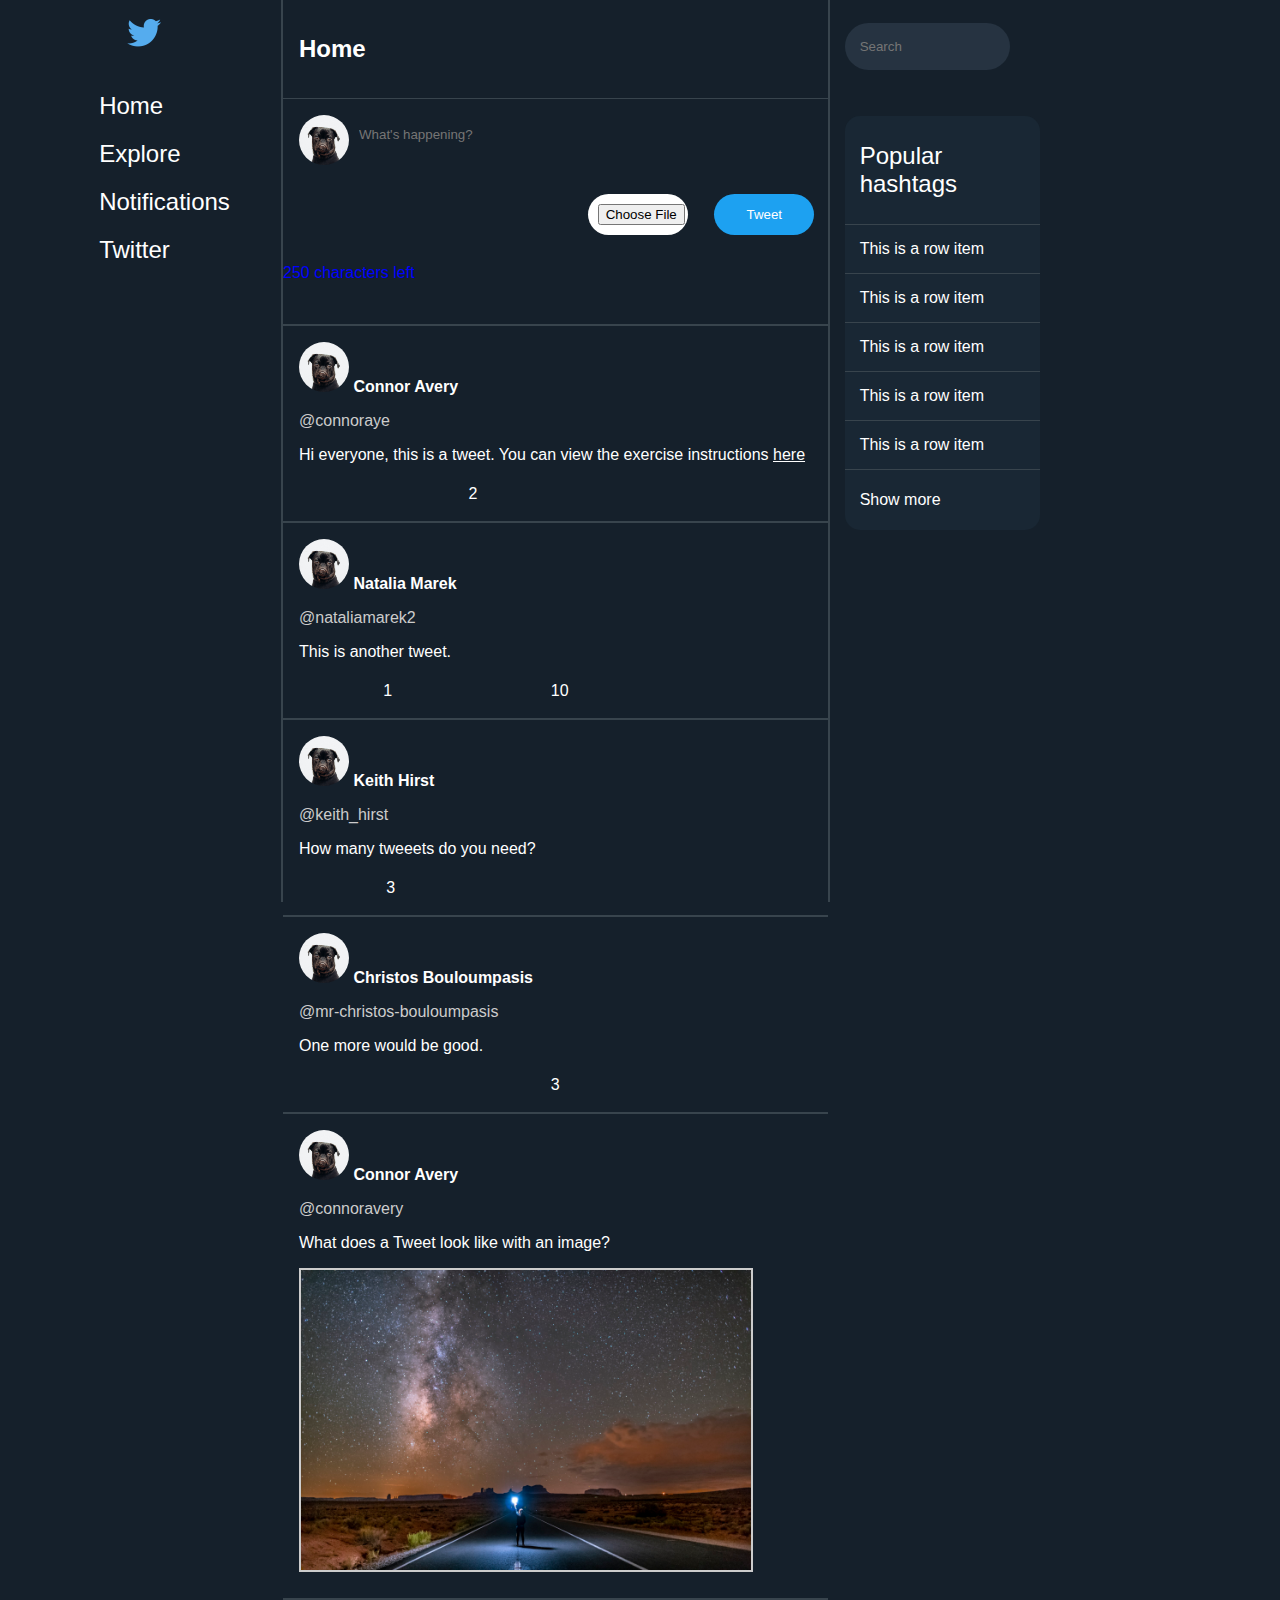
<file: twitter/index.html>
<html>
    <head>
        <title>Home | Twitter</title>
        <link rel="stylesheet" href="./style/main.css" />
        <link rel="stylesheet" href="https://use.fontawesome.com/releases/v5.15.1/css/all.css" integrity="sha384-vp86vTRFVJgpjF9jiIGPEEqYqlDwgyBgEF109VFjmqGmIY/Y4HV4d3Gp2irVfcrp" crossorigin="anonymous">
    </head>
    <body>
        <div class="left-container">
            <div class="logo">
                <img src="images/twitter_logo.png" width="50px" height="50px"/>
            </div>
            <div class="navigation">
                <ul>
                <li><a href="index.html" class="fa fa-home"> Home</a></li>
                <li><a href="explore.html" class="fa fa-compass"> Explore</a></li>
                <li><a href="notifications.html" class="fa fa-bell"> Notifications</a></li>
                <li><a href="http://twitter.com" class="fa fa-external-link-square-alt"> Twitter</a></li>
                </ul>
            </div>
        </div>
        <div class="timeline-container">
            <div class="timeline-page-identifier">
                <h2>Home</h2>
            </div>
            <div class="tweet-status">
                <form id="tweet-status-form">
                    <div class="tweet-status-pp-and-input" >
                        <div class="tweet-status-profile-picture">
                            <img class="tweet-profile-picture" src="./images/profile_picture.jpg" width="50px" height="50px">
                        </div>
                        <div class="tweet-status-message">
                            <input type="text" id="status" placeholder="What's happening?" name="status" autocomplete="off">
                        </div>
                    </div>
                    <div class="tweet-status-update">
                        <button type="submit" class="tweet-status-button">Tweet</a>
                    </div>
                </form>
            </div>

            <div id="tweet-list">
                <div class="tweet-block">
                    <img class="tweet-profile-picture" src="./images/profile_picture.jpg" width="50px" height="50px">
                    <b>Connor Avery</b><br>
                    <p class="fa fa-user tweet-username">
                        @connoraye
                    </p>
                    <p class="tweet-message">Hi everyone, this is a tweet. You can view the exercise instructions <a href="./instructions.html">here</a></p>
                    <div class="tweet-buttons">
                        <div><a class="fa fa-comment" href="#"></a></div>
                        <div><a class="fa fa-retweet" href="#"> 2</a></div>
                        <div><a class="fa fa-heart" href="#"></a></div>
                        <div><a class="fa fa-share-alt" href="#"></a></div>
                    </div>
                </div>

                <div class="tweet-block">
                    <img class="tweet-profile-picture" src="./images/profile_picture.jpg" width="50px" height="50px">
                    <b>Natalia Marek</b><br>
                    <p class="fa fa-user tweet-username">
                        @nataliamarek2
                    </p>
                    <p class="tweet-message">This is another tweet.</p>
                    <div class="tweet-buttons">
                        <div><a class="fa fa-comment" href="#"> 1</a></div>
                        <div><a class="fa fa-retweet" href="#"> </a></div>
                        <div><a class="fa fa-heart" href="#"> 10</a></div>
                        <div><a class="fa fa-share-alt" href="#"></a></div>
                    </div>
                </div>

                <div class="tweet-block">
                    <img class="tweet-profile-picture" src="./images/profile_picture.jpg" width="50px" height="50px">
                    <b>Keith Hirst</b><br>
                    <p class="fa fa-user tweet-username">
                        @keith_hirst
                    </p>
                    <p class="tweet-message">How many tweeets do you need?</p>
                    <div class="tweet-buttons">
                        <div><a class="fa fa-comment" href="#"> 3</a></div>
                        <div><a class="fa fa-retweet" href="#"></a></div>
                        <div><a class="fa fa-heart" href="#"></a></div>
                        <div><a class="fa fa-share-alt" href="#"></a></div>
                    </div>
                </div>

                <div class="tweet-block">
                    <img class="tweet-profile-picture" src="./images/profile_picture.jpg" width="50px" height="50px">
                    <b>Christos Bouloumpasis</b><br>
                    <p class="fa fa-user tweet-username">
                        @mr-christos-bouloumpasis
                    </p>
                    <p class="tweet-message">One more would be good.</p>
                    <div class="tweet-buttons">
                        <div><a class="fa fa-comment" href="#"></a></div>
                        <div><a class="fa fa-retweet" href="#"></a></div>
                        <div><a class="fa fa-heart" href="#">3</a></div>
                        <div><a class="fa fa-share-alt" href="#"></a></div>
                    </div>
                </div>

                <div class="tweet-block">
                    <img class="tweet-profile-picture" src="./images/profile_picture.jpg" width="50px" height="50px">
                    <b>Connor Avery</b><br>
                    <p class="fa fa-user tweet-username">
                        @connoravery
                    </p>
                    <p class="tweet-message">What does a Tweet look like with an image?</p>
                    <img class="tweet-image" src="images/tweet_image.jpeg" width="auto" height="300px">
                    <div class="tweet-buttons">
                        <div><a class="fa fa-comment" href="#"></a></div>
                        <div><a class="fa fa-retweet" href="#"></a></div>
                        <div><a class="fa fa-heart" href="#"></a></div>
                        <div><a class="fa fa-share-alt" href="#"></a></div>
                    </div>
                </div>
            </div>
        </div>
        <div class="right-container">
            <div class="search-form">
                <form>
                    <input type="text" id="search" placeholder="Search" name="search"><br>
                </form>
            </div>

            <div class="popular-hashtags">
                <div class="popular-hashtag-block-title sub-header">
                    <p>Popular hashtags</p>
                </div>
                <div class="popular-hashtag-row-item">
                    This is a row item
                </div>
                <div class="popular-hashtag-row-item">
                    This is a row item
                </div>
                <div class="popular-hashtag-row-item">
                    This is a row item
                </div>
                <div class="popular-hashtag-row-item">
                    This is a row item
                </div>
                <div class="popular-hashtag-row-item">
                    This is a row item
                </div>
                <div class="popular-hashtag-block-end">
                    <p>Show more</p>
                </div>
            </div>
        </div>
    </body>
	<script src="8-events.js"></script>
</html>
</file>
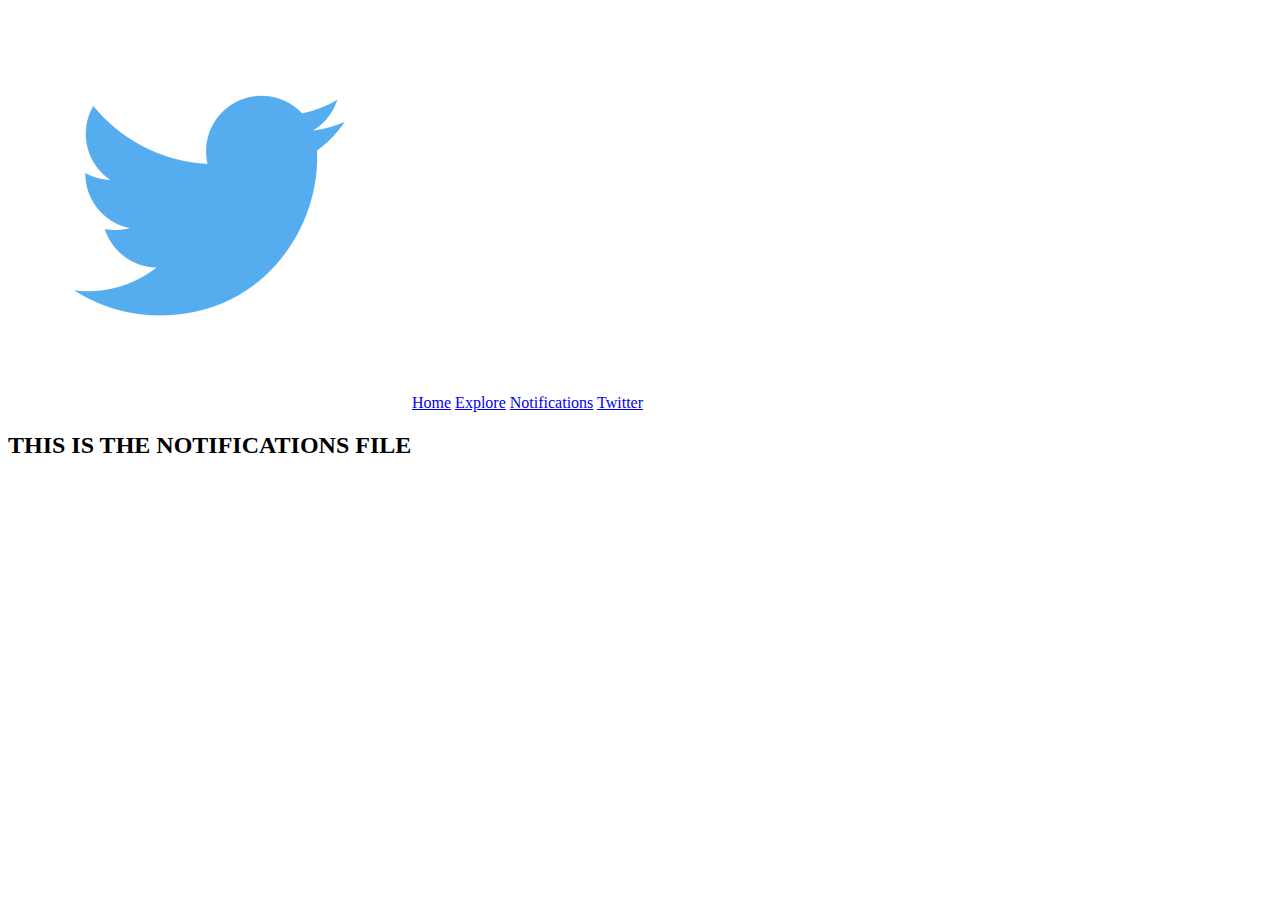
<file: twitter/notifications.html>
<html>
    <head>
        <title>This is Connors Twitter</title>
    </head>
    <body>
        <img src="images/twitter_logo.png" />
        <a href="index.html">Home</a>
        <a href="explore.html">Explore</a>
        <a href="notifications.html">Notifications</a>
        <a href="http://twitter.com">Twitter</a>

        <h2>THIS IS THE NOTIFICATIONS FILE</h2>
    </body>
</html>
</file>
<file: twitter/style/main.css>
body {
    display: flex;
    background-color: #15202B;
    font: 1em -apple-system,BlinkMacSystemFont,"Segoe UI",Roboto,Helvetica,Arial,sans-serif
}

label {
    color: #ffffff;
}

/* unvisited link */
a:link {
    color: white;
}
  
/* visited link */
a:visited {
    color: white;
}

/* mouse over link */
a:hover {
    color: green;
}

/* selected link */
a:active {
    color: #FFF864;
}

.left-container {
    display: flex;
    flex-basis: auto;
    flex-flow: column;
    flex-grow: 1;
    justify-content: flex-start;
    align-items: center;
}

.right-container {
    display: flex;
    flex-basis: 35%;
    flex-wrap: nowrap;
    flex-flow: column;
}

.sub-header {
    font-size: 1.5em;
}

.logo {
    flex-direction: row;
    align-items: flex-start;
    order: 1;
}

.navigation {
    flex-direction: row;
    justify-content: space-between;
    order: 2;
    font-size: 1.5em;
}

.navigation ul li {
    flex-direction: column;
    list-style-type: none;
    padding-top: 10px;
    padding-bottom: 10px;
}

.navigation a {
    text-decoration: none;
    color: #ffffff;
}

.navigation a:focus {
    color: green;
}

.timeline-container {
    flex-flow: column nowrap;
    flex-basis: 35%;
    flex-grow: 1;
    max-width: 600px;
    border: 2px solid;
    border-color: #38444D;
    margin-top: -10px;
    margin-bottom: -10px;
}

.timeline-page-identifier {
    color: #ffffff;
    border-bottom: 1px solid #38444D;
    padding-left: 1em;
    padding-top: 15px;
    padding-bottom: 15px;
}

.tweet-status {
    display: flex;
    flex-direction: column;
    margin-bottom: 10px;
}

.tweet-status-pp-and-input {
    display: flex;
    padding: 1em;
}

.tweet-status-profile-picture {
    display: flex;
}

.tweet-status-message input {
    display: flex;
    flex-direction: row;
    width: auto;
    height: 3em;
    padding-left: 10px;
    background-color: #15202B;
    color: #ffffff;
    border: 0px;
    transition: height 0.4s ease-in-out;
}

.tweet-status-message input input::-webkit-input-placeholder {
    font-size: 2em;
}

.tweet-status-message input:focus {
    outline: none;
    height: 6em;
    background-color: #192734;
}

.tweet-status-update {
    display: flex;
    justify-content: flex-end;
}

.tweet-status-button {
    background: #1DA1F1;
    width: 100px;
    border: none;
    border-radius: 9999px;
    color: #ffffff;
    padding: 10px;
    margin: 1em;
    text-align: center;
    text-decoration: none;
    cursor: pointer;
}

.tweet-block {
    background-color: #15202B;
    color: #ffffff;
    border-top: 2px solid;
    border-bottom: 2px solid;
    border-color: #38444D;
    padding: 1em;
    margin-bottom: -5px;
}

.tweet-block.active {
    background-color: #25394d;
}

.tweet-username {
    color: #cccccc;
}

.tweet-profile-picture {
    border-radius: 50%;
}

.tweet-image {
    border: 2px solid;
    border-color: #cccccc;
}

.tweet-buttons {
    display: flex;
    flex-wrap: nowrap;
    justify-content: space-evenly;
    padding: 5px;
}

.tweet-buttons a {
    text-decoration: none;
}

.tweet-buttons a.liked, 
.tweet-buttons a.liked:hover {
    color: red;
}

.tweet-buttons a:hover {
    color: #FFF864;
}

.search-form {
    color: #ffffff;
    margin: 15px;
    justify-content: center;
}

.search-form input {
    background-color: #263341;
    color: #ffffff;
    height: 3.5em;
    width: 40%;
    padding-left: 15px;
    border: 0px;
    border-radius: 9999px;
    transition: height 0.4s ease-in-out;
}

.search-form input:focus {
    border: 2px #5e92c2 solid;
    outline: none;
}

.popular-hashtags {
    color: #ffffff;
    margin: 15px;
    justify-content: center;
}

.popular-hashtag-block-title {
    background-color: #192734;
    height: auto;
    width: 40%;
    padding-left: 15px;
    padding-right: 15px;
    padding-top: 2px;
    padding-bottom: 2px;
    border: 0;
    border-radius: 15px 15px 0 0;
}

.popular-hashtag-row-item {
    background-color: #192734;
    height: auto;
    width: 40%;
    padding: 15px;
    border-top: 1px #38444D solid;
}

.popular-hashtag-block-end {
    background-color: #192734;
    height: auto;
    width: 40%;
    padding-left: 15px;
    padding-right: 15px;
    padding-top: 5px;
    padding-bottom: 5px;
    border-top: 1px #38444D solid;
    border-radius: 0 0 15px 15px;
}
</file>
